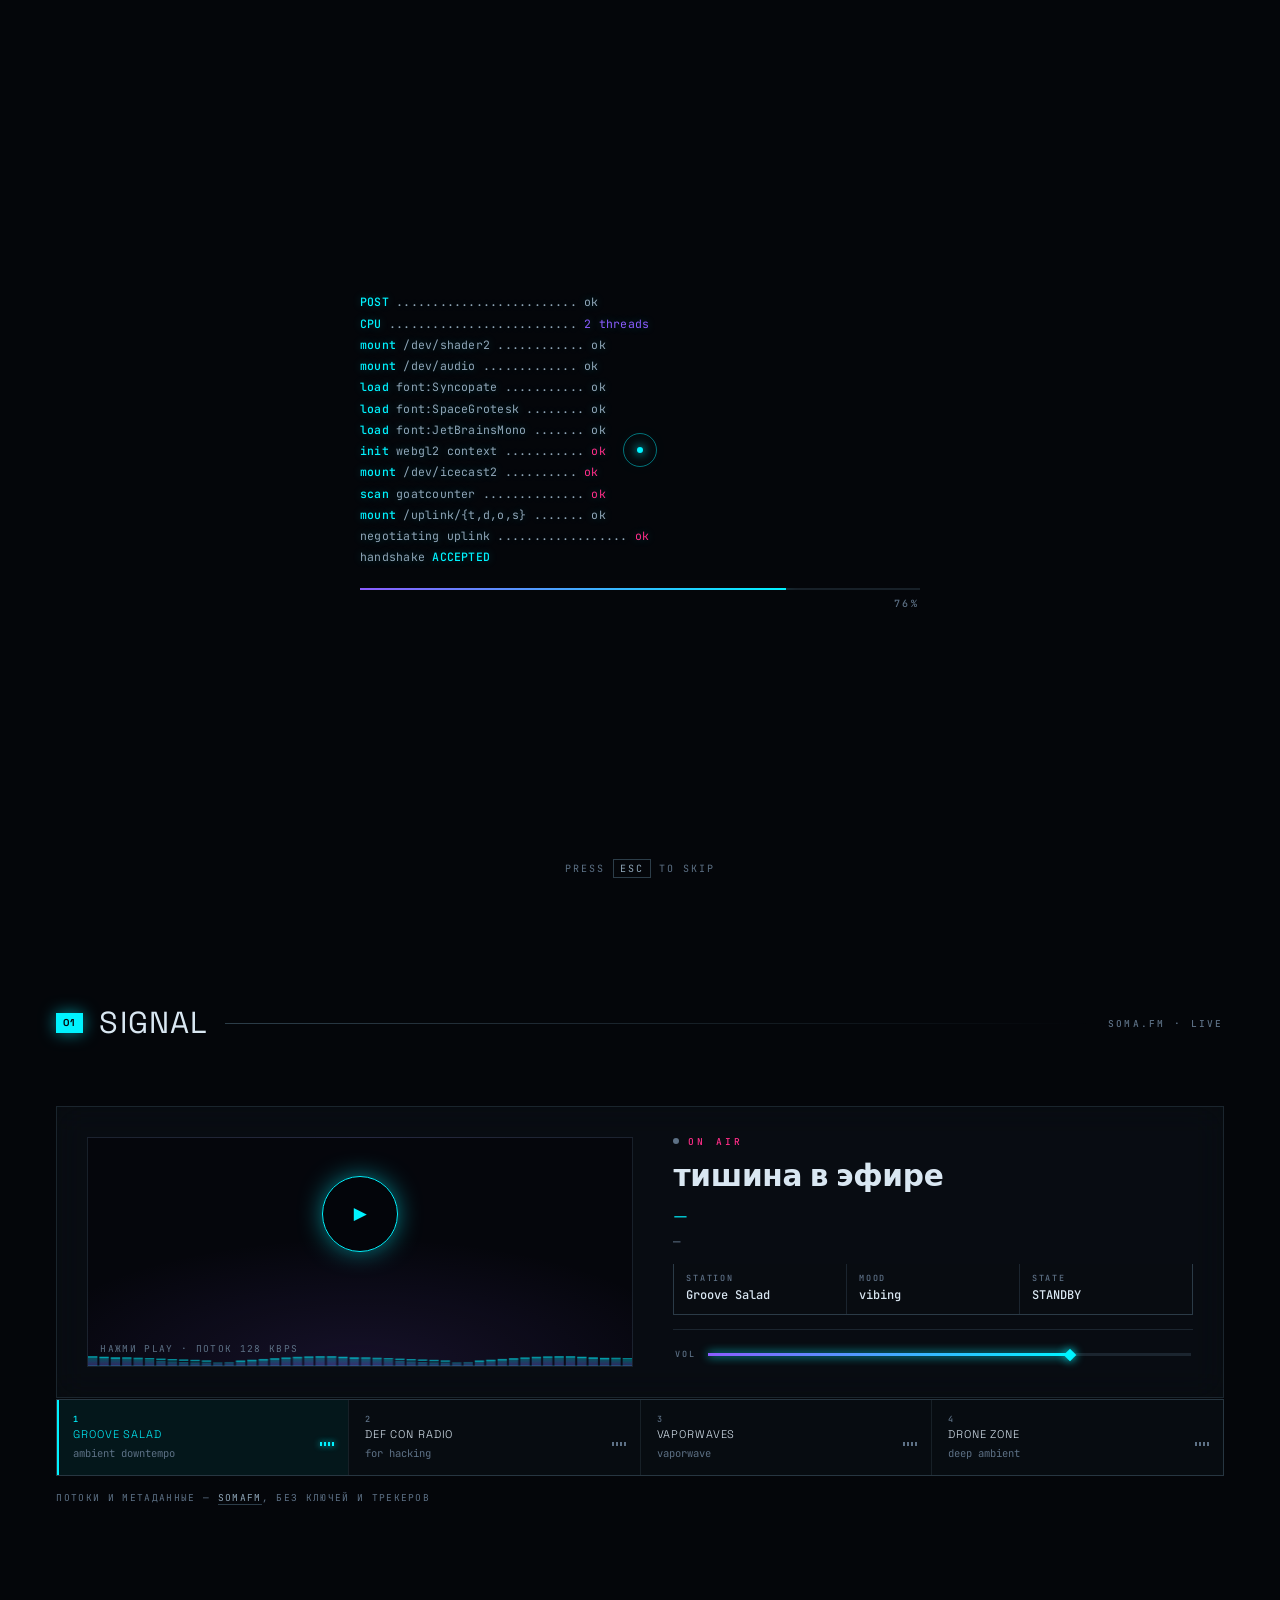
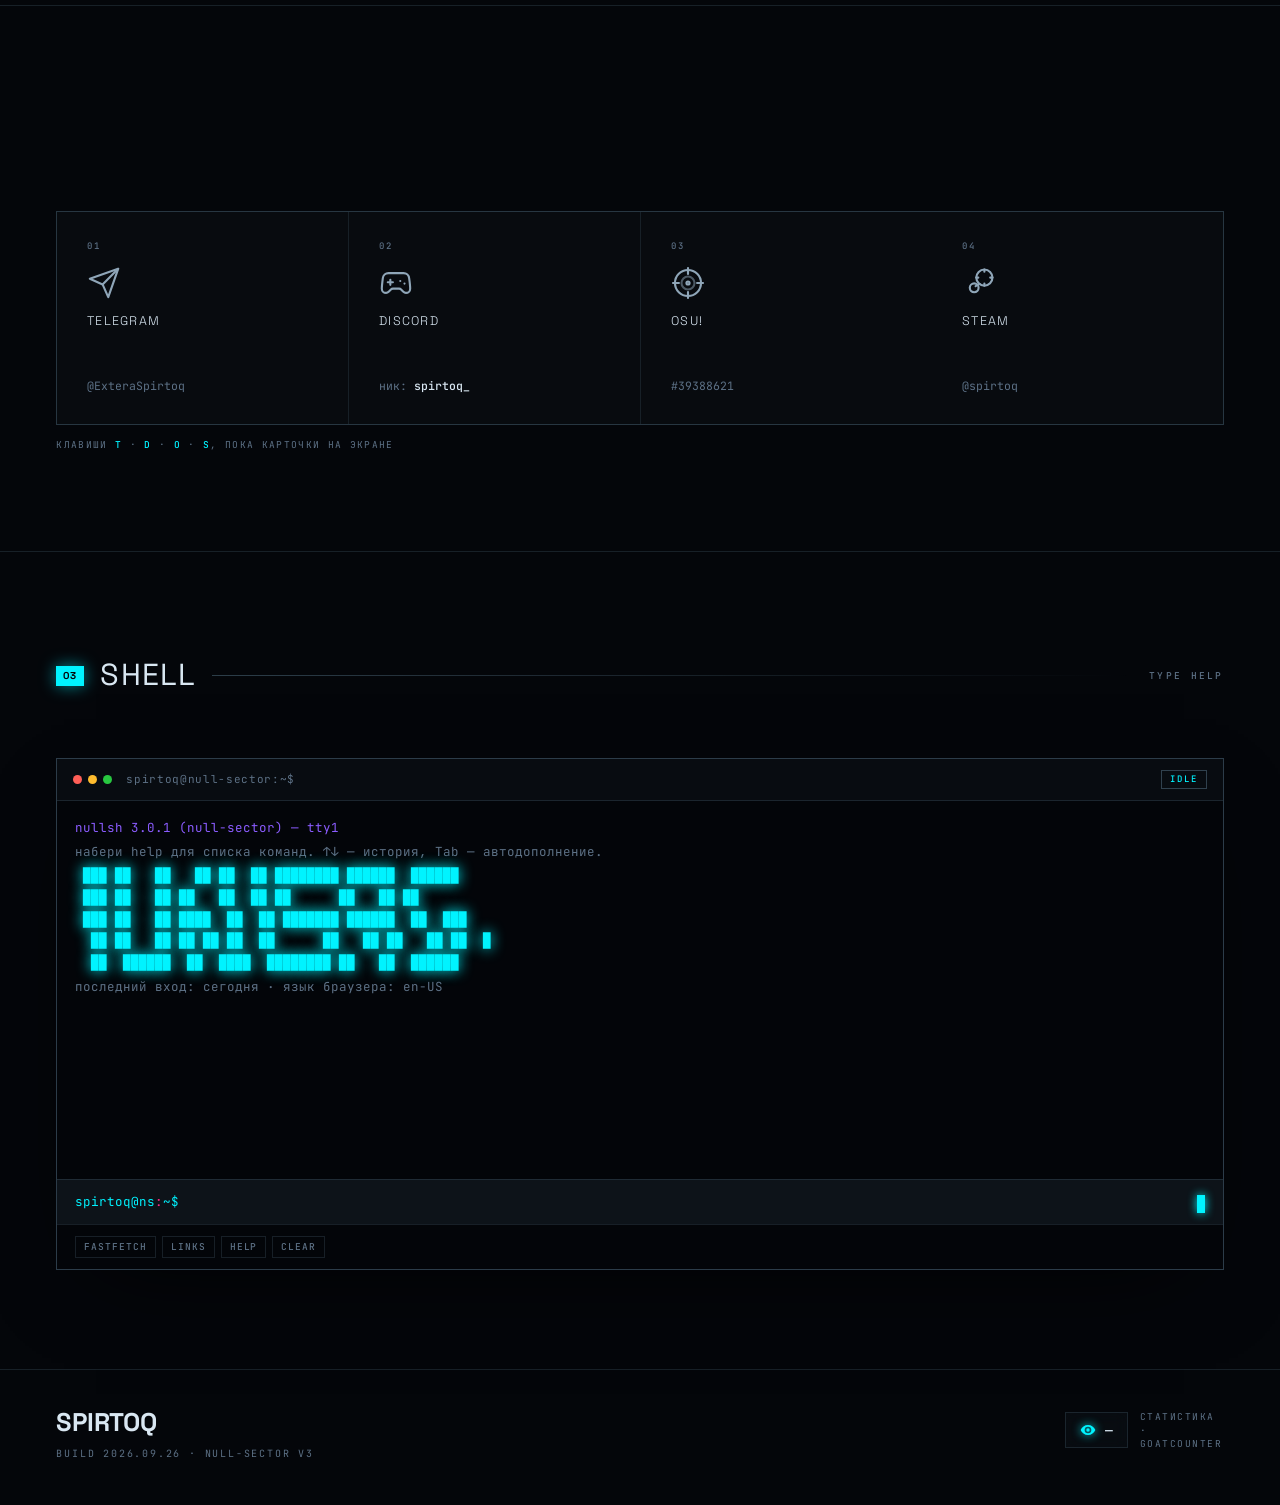
<file: index.html>
<!DOCTYPE html>
<html lang="ru" data-theme="cyan" data-sfx="off" data-cursor="on">
<head>
<meta charset="UTF-8">
<meta name="viewport" content="width=device-width, initial-scale=1, viewport-fit=cover">
<!--
  SomaFM отдаёт 403 на поток, если в Referer приходит github.io.
  GitHub Pages живёт на *.github.io, поэтому браузер шлёт
  Referer: https://spirtoq.github.io/ — и станция не играет.
  Ссылка на нас тут не нужна: счётчик идёт через sendBeacon, ему Referer
  не требуется. Политика обязана быть в <head> meta: выставленная из JS
  document.referrerPolicy на загрузку медиа не действует (проверено).
-->
<meta name="referrer" content="no-referrer">
<title>SPIRTOQ // NULL SECTOR</title>

<meta name="description" content="Personal transmission node of Spirtoq. Deep web frequency, live telemetry, ambient now-playing and an interactive terminal.">
<meta name="author" content="Spirtoq">
<meta name="theme-color" content="#04060a">
<meta name="color-scheme" content="dark">

<meta property="og:type" content="website">
<meta property="og:title" content="SPIRTOQ // NULL SECTOR">
<meta property="og:description" content="Deep web frequency. Just vibing.">
<meta property="og:url" content="https://spirtoq.github.io/">
<meta property="og:site_name" content="SPIRTOQ">
<meta name="twitter:card" content="summary_large_image">
<meta name="twitter:title" content="SPIRTOQ // NULL SECTOR">
<meta name="twitter:description" content="Deep web frequency. Just vibing.">

<!-- Google Tag Manager + GA4 -->
<script>(function(w,d,s,l,i){w[l]=w[l]||[];w[l].push({'gtm.start':
new Date().getTime(),event:'gtm.js'});var f=d.getElementsByTagName(s)[0],
j=d.createElement(s),dl=l!='dataLayer'?'&l='+l:'';j.async=true;j.src=
'https://www.googletagmanager.com/gtm.js?id='+i+dl;f.parentNode.insertBefore(j,f);
})(window,document,'script','dataLayer','GTM-PS8L7RGL');</script>
<script async src="https://www.googletagmanager.com/gtag/js?id=G-XXYRCHM33K"></script>
<script>
  window.dataLayer = window.dataLayer || [];
  function gtag(){dataLayer.push(arguments);}
  gtag('js', new Date());
  gtag('config', 'G-XXYRCHM33K');
</script>

<link rel="icon" href="favicon.svg" type="image/svg+xml">
<link rel="apple-touch-icon" href="favicon.svg">
<link rel="manifest" href="site.webmanifest">

<link rel="preconnect" href="https://fonts.googleapis.com">
<link rel="preconnect" href="https://fonts.gstatic.com" crossorigin>
<link href="https://fonts.googleapis.com/css2?family=Syncopate:wght@400;700&family=Space+Grotesk:wght@200;300;400;500;700&family=JetBrains+Mono:wght@400;500;700&display=swap" rel="stylesheet">

<link rel="stylesheet" href="css/main.css">
</head>

<body>

<noscript>
  <div style="position:fixed;inset:0;z-index:99999;display:grid;place-items:center;
              background:#04060a;color:#d9e7f2;font:400 13px/1.8 'JetBrains Mono',monospace;
              text-align:center;padding:32px">
    <div>
      <div style="font-size:11px;letter-spacing:.3em;color:#5d7186;margin-bottom:18px">
        SPIRTOQ // NULL SECTOR
      </div>
      <div style="color:#00f3ff;margin-bottom:16px">JavaScript отключён.</div>
      <div style="color:#8fa6b8">
        Фон, радио и терминал без него не запустятся.<br>
        Каналы связи:<br>
        <a style="color:#00f3ff" href="https://t.me/ExteraSpirtoq">telegram</a> ·
        <a style="color:#00f3ff" href="https://osu.ppy.sh/users/39388621">osu!</a> ·
        <a style="color:#00f3ff" href="https://steamcommunity.com/id/spirtoq/">steam</a><br>
        ник в discord: <b style="color:#d9e7f2">spirtoq_</b>
      </div>
    </div>
  </div>
</noscript>

<!-- ═══════════════ LAYER 0 · WebGL field ═══════════════ -->
<canvas id="gl" aria-hidden="true"></canvas>
<canvas id="rain" class="rain" aria-hidden="true" hidden></canvas>

<!-- ═══════════════ LAYER 1 · CRT grade ═══════════════ -->
<div class="fx fx--scan"   aria-hidden="true"></div>
<div class="fx fx--aberr"  aria-hidden="true"></div>
<div class="fx fx--vign"   aria-hidden="true"></div>
<div class="fx fx--grain"  aria-hidden="true"></div>

<!-- ═══════════════ LAYER 2 · cursor ═══════════════ -->
<div class="cur" aria-hidden="true">
  <span class="cur__dot"></span>
  <span class="cur__ring">
    <span class="cur__disc"></span>
    <span class="cur__label"></span>
  </span>
</div>

<!-- ═══════════════ LAYER 3 · boot ═══════════════ -->
<div class="boot" id="boot" role="status" aria-live="polite">
  <div class="boot__inner">
    <pre class="boot__log" id="bootLog"></pre>
    <div class="boot__meter"><i id="bootBar"></i></div>
    <p class="boot__pct"><span id="bootPct">0</span>%</p>
  </div>
  <div class="boot__skip">press <kbd>ESC</kbd> to skip</div>
</div>

<!-- ═══════════════ LAYER 4 · chrome ═══════════════ -->
<div class="scrollbar" aria-hidden="true"><i id="scrollFill"></i></div>

<header class="topbar" id="topbar">
  <a class="brand" href="#hero" data-mag>
    <span class="brand__mark">◈</span>
    <span class="brand__txt">SPIRTOQ<i>//</i>NS</span>
  </a>
  <nav class="topnav" aria-label="Разделы">
    <a href="#signal" data-mag><i>01</i>signal</a>
    <a href="#uplink"  data-mag><i>02</i>uplink</a>
    <a href="#shell"   data-mag><i>03</i>shell</a>
  </nav>
  <div class="topbar__meta">
    <button class="pill" id="sfxBtn" type="button" data-mag aria-pressed="false">
      <span class="pill__dot"></span><span class="pill__lbl">SFX</span><span id="sfxState">OFF</span>
    </button>
    <button class="pill" id="themeBtn" type="button" data-mag>
      <span class="pill__dot"></span><span id="themeState">CYAN</span>
    </button>
    <time class="clock" id="clock" datetime="">--:--:--</time>
  </div>
</header>

<ul class="dots" id="dots" aria-label="Навигация по разделам">
  <li><a href="#hero"   data-dot data-mag><span>00</span><em>entry</em></a></li>
  <li><a href="#signal" data-dot data-mag><span>01</span><em>signal</em></a></li>
  <li><a href="#uplink" data-dot data-mag><span>02</span><em>uplink</em></a></li>
  <li><a href="#shell"  data-dot data-mag><span>03</span><em>shell</em></a></li>
</ul>

<main id="main">

  <!-- ═══════════ 00 · HERO ═══════════ -->
  <section class="hero" id="hero">
    <div class="hero__grid" aria-hidden="true"></div>

    <div class="hero__body">
      <p class="eyebrow reveal">
        <span class="blink"></span>NODE ONLINE · <span id="heroFreq">0x7A4C</span> MHz
      </p>

      <h1 class="title reveal" data-text="SPIRTOQ" id="heroTitle" data-mag role="button" tabindex="0"
          aria-label="SPIRTOQ — нажми, чтобы проверить сигнал">
        SPIRTOQ
      </h1>

      <p class="sub reveal">just&nbsp;vibing<span class="sub__dots">...</span></p>

      <div class="hero__stats reveal" id="heroStats">
        <div class="stat"><b id="statTz">—</b><span>timezone</span></div>
        <div class="stat"><b id="statUp">00:00</b><span>uptime</span></div>
        <div class="stat"><b id="statNet">—</b><span>uplink</span></div>
        <div class="stat"><b id="statCores">—</b><span>threads</span></div>
      </div>

      <a class="cta reveal" href="#signal" data-mag>
        <span>establish contact</span>
        <svg viewBox="0 0 24 24" aria-hidden="true"><path d="M12 4v14m0 0l-6-6m6 6l6-6"/></svg>
      </a>
    </div>

    <div class="hero__scroll" aria-hidden="true"><i></i><span>scroll</span></div>
  </section>

  <!-- ═══════════ 01 · SIGNAL / now playing ═══════════ -->
  <section class="sect" id="signal">
    <div class="sect__head reveal">
      <span class="sect__no">01</span>
      <h2 class="sect__title">signal</h2>
      <span class="sect__rule" aria-hidden="true"></span>
      <span class="sect__hint">soma.fm · live</span>
    </div>

    <div class="radio reveal" id="radio">
      <!-- left: deck + spectrum -->
      <div class="radio__deck" data-mag>
        <canvas id="spectrum" class="radio__spec" aria-hidden="true"></canvas>

        <button class="radio__play" id="radioPlay" type="button" data-mag
                aria-label="Слушать" aria-pressed="false">
          <span class="radio__playring" aria-hidden="true"></span>
          <span class="radio__playicon" id="radioPlayIcon" aria-hidden="true">▶</span>
        </button>

        <div class="radio__corner radio__corner--tl" aria-hidden="true"></div>
        <div class="radio__corner radio__corner--br" aria-hidden="true"></div>

        <p class="radio__hint" id="radioHint">нажми play · поток 128 kbps</p>
        <div id="radioAudio"></div>
      </div>

      <!-- right: what's on air right now -->
      <div class="radio__meta">
        <p class="radio__label"><span class="radio__dot" aria-hidden="true"></span>on air</p>

        <h3 class="radio__track" id="radioTrack">тишина в эфире</h3>
        <p class="radio__artist" id="radioArtist">—</p>
        <p class="radio__album"  id="radioAlbum">—</p>

        <dl class="radio__facts">
          <div><dt>station</dt><dd id="radioStation">Groove Salad</dd></div>
          <div><dt>mood</dt><dd id="radioMood">vibing</dd></div>
          <div><dt>state</dt><dd id="radioState">STANDBY</dd></div>
        </dl>

        <div class="radio__vol">
          <label for="radioVol">vol</label>
          <span class="radio__volwrap">
            <input id="radioVol" type="range" min="0" max="100" value="75" step="1"
                   aria-label="Громкость">
            <span class="radio__voltrack" aria-hidden="true"><i id="radioVolFill"></i></span>
          </span>
        </div>
      </div>
    </div>

    <div class="stns reveal" id="radioStations" role="group" aria-label="Станции"></div>

    <p class="radio__credit">
      потоки и метаданные — <a href="https://somafm.com/" target="_blank" rel="noopener">SomaFM</a>,
      без ключей и трекеров
    </p>
  </section>

  <!-- ═══════════ 02 · UPLINK / links ═══════════ -->
  <section class="sect" id="uplink">
    <div class="sect__head reveal">
      <span class="sect__no">02</span>
      <h2 class="sect__title">uplink</h2>
      <span class="sect__rule" aria-hidden="true"></span>
      <span class="sect__hint">4 channels locked</span>
    </div>

    <div class="cards" id="cards">
      <!-- 01 · telegram -->
      <a class="card" href="https://t.me/ExteraSpirtoq" target="_blank" rel="noopener"
         data-tilt data-mag data-channel="telegram" data-key="t" data-label="telegram">
        <span class="card__no">01</span>
        <span class="card__ico" aria-hidden="true">
          <svg viewBox="0 0 24 24"><path d="M22 2 11 13"/><path d="M22 2l-7 20-4-9-9-4 20-7z"/></svg>
        </span>
        <span class="card__name">telegram</span>
        <span class="card__desc">@ExteraSpirtoq</span>
        <span class="card__go" aria-hidden="true">↗</span>
        <span class="card__shine" aria-hidden="true"></span>
      </a>

      <!-- 02 · discord — copies the nick instead of following a link -->
      <button class="card card--copy" type="button" id="dcCard"
              data-tilt data-mag data-copy="spirtoq_" data-channel="discord" data-key="d"
              data-label="скопировать ник"
              aria-label="Скопировать ник Discord: spirtoq_">
        <span class="card__no">02</span>
        <span class="card__ico" aria-hidden="true">
          <svg viewBox="0 0 24 24">
            <path d="M17.3 5H6.7A4 4 0 0 0 2.7 8.6c-.006.05-.01.1-.017.15C2.6 9.4 2 14.5 2 16a3 3 0 0 0 3 3c1 0 1.5-.5 2-1l1.4-1.4a2 2 0 0 1 1.4-.6h4.4a2 2 0 0 1 1.4.6L17 18c.5.5 1 1 2 1a3 3 0 0 0 3-3c0-1.5-.6-6.6-.7-7.3A4 4 0 0 0 17.3 5z"/>
            <path d="M6.2 11.5h3.6M8 9.7v3.6M15 10.6h.01M18 12.4h.01"/>
          </svg>
        </span>
        <span class="card__name">discord</span>
        <span class="card__desc">ник: <b class="card__val">spirtoq_</b></span>
        <span class="card__go" aria-hidden="true">⧉</span>
        <span class="card__shine" aria-hidden="true"></span>
      </button>

      <!-- 03 · osu! -->
      <a class="card" href="https://osu.ppy.sh/users/39388621" target="_blank" rel="noopener"
         data-tilt data-mag data-channel="osu" data-key="o" data-label="osu! профиль">
        <span class="card__no">03</span>
        <span class="card__ico" aria-hidden="true">
          <svg viewBox="0 0 24 24">
            <circle cx="12" cy="12" r="9.2"/>
            <circle cx="12" cy="12" r="4.6" opacity=".5"/>
            <path d="M12 1.4v4.2M12 18.4v4.2M1.4 12h4.2M18.4 12h4.2"/>
            <circle cx="12" cy="12" r="1.1"/>
          </svg>
        </span>
        <span class="card__name">osu!</span>
        <span class="card__desc">#39388621</span>
        <span class="card__go" aria-hidden="true">↗</span>
        <span class="card__shine" aria-hidden="true"></span>
      </a>

      <!-- 04 · steam -->
      <a class="card" href="https://steamcommunity.com/id/spirtoq/" target="_blank" rel="noopener"
         data-tilt data-mag data-channel="steam" data-key="s" data-label="steam профиль">
        <span class="card__no">04</span>
        <span class="card__ico" aria-hidden="true">
          <svg viewBox="0 0 24 24">
            <circle cx="15.8" cy="8.2" r="5.7"/>
            <circle cx="8.6" cy="15.4" r="3.1"/>
            <path d="M12.4 12.6 9.6 14.2"/>
            <path d="M15.8 2.5v1.6M21.5 8.2h-1.6M15.8 13.9v-1.5M10 8.2h1.5"/>
          </svg>
        </span>
        <span class="card__name">steam</span>
        <span class="card__desc">@spirtoq</span>
        <span class="card__go" aria-hidden="true">↗</span>
        <span class="card__shine" aria-hidden="true"></span>
      </a>
    </div>

    <p class="cards__hint">клавиши <b>T</b> · <b>D</b> · <b>O</b> · <b>S</b>, пока карточки на экране</p>
  </section>

  <!-- ═══════════ 03 · SHELL / terminal ═══════════ -->
  <section class="sect" id="shell">
    <div class="sect__head reveal">
      <span class="sect__no">03</span>
      <h2 class="sect__title">shell</h2>
      <span class="sect__rule" aria-hidden="true"></span>
      <span class="sect__hint">type help</span>
    </div>

    <div class="term reveal" id="term">
      <div class="term__bar">
        <span class="term__dots" aria-hidden="true"><i></i><i></i><i></i></span>
        <span class="term__path">spirtoq@null-sector:~$</span>
        <span class="term__badge" id="termBadge">idle</span>
      </div>

      <div class="term__out" id="termOut" tabindex="0" role="log" aria-live="polite" aria-label="Вывод терминала"></div>

      <form class="term__in" id="termForm" autocomplete="off">
        <label class="term__prompt" for="termIn">spirtoq@ns<span>:</span>~$</label>
        <input id="termIn" name="cmd" type="text" spellcheck="false" autocapitalize="off"
               autocorrect="off" aria-label="Командная строка">
        <span class="term__caret" aria-hidden="true"></span>
      </form>

      <div class="term__hints" id="termHints" aria-hidden="true">
        <span>fastfetch</span><span>links</span><span>help</span><span>clear</span>
      </div>
    </div>
  </section>

</main>

<!-- ═══════════ FOOTER ═══════════ -->
<footer class="foot">
  <div class="foot__l">
    <span class="foot__sig" id="footSig">SPIRTOQ</span>
    <span class="foot__build">build 2026.09.26 · null-sector v3</span>
  </div>

  <div class="foot__c">
    <div class="counter" id="counter" title="уникальные посетители">
      <svg viewBox="0 0 24 24" aria-hidden="true">
        <path d="M12 4.5C7 4.5 2.73 7.61 1 12c1.73 4.39 6 7.5 11 7.5s9.27-3.11 11-7.5c-1.73-4.39-6-7.5-11-7.5zM12 17a5 5 0 110-10 5 5 0 010 10zm0-2.5a2.5 2.5 0 100-5 2.5 2.5 0 000 5z"/>
      </svg>
      <span id="visits">0</span>
    </div>
    <span class="foot__note" id="footNote">статистика · goatcounter</span>
  </div>
</footer>

<!-- ═══════════ OVERLAYS ═══════════ -->
<div class="eject" id="eject" hidden>
  <button class="eject__x" id="ejectX" type="button" aria-label="закрыть">✕</button>
  <div class="eject__stage" id="ejectStage">
    <i class="eject__wave" id="ejectWave"></i>
    <img id="ejectImg" alt="avatar" decoding="async">
  </div>
  <span class="eject__cap" id="ejectCap">SIGNAL ACQUIRED — наведи и кликни по картинке</span>
</div>

<div class="toast" id="toast" role="status" aria-live="polite" hidden></div>

<!-- ═══════════ SCRIPTS ═══════════ -->
<script src="js/gl.js" defer></script>
<script src="js/audio.js" defer></script>
<script src="js/radio.js" defer></script>
<script src="js/terminal.js" defer></script>
<script src="js/app.js" defer></script>

<!-- GoatCounter -->
<script data-goatcounter="https://spirtoq.goatcounter.com/count" async src="//gc.zgo.at/count.js"></script>
</body>
</html>
</file>
<file: css/main.css>
/* ═══════════════════════════════════════════════════════════════
   SPIRTOQ // NULL SECTOR — v3
   ───────────────────────────────────────────────────────────────
   00 tokens · 01 reset · 02 layers · 03 boot · 04 chrome
   05 hero · 06 sections · 07 np · 08 cards · 09 terminal
   10 footer · 11 overlays · 12 motion
   ═══════════════════════════════════════════════════════════════ */

/* ═════════ 00 · TOKENS ═════════ */
:root{
  --bg:        #04060a;
  --bg-2:      #070b12;
  --fg:        #d9e7f2;
  --fg-dim:    #8fa6b8;
  --muted:     #5d7186;
  --line:      rgba(140,190,220,.14);
  --line-2:    rgba(140,190,220,.30);
  --glass:     rgba(140,200,230,.035);
  --glass-2:   rgba(140,200,230,.07);

  --a1: #00f3ff;   /* primary   */
  --a2: #ff2e88;   /* secondary */
  --a3: #8b5cff;   /* tertiary  */
  --glow: 0 0 12px color-mix(in srgb, var(--a1) 55%, transparent);

  --sans: 'Space Grotesk', system-ui, -apple-system, 'Segoe UI', sans-serif;
  --disp: 'Syncopate', var(--sans);
  --mono: 'JetBrains Mono', ui-monospace, 'SF Mono', Menlo, Consolas, monospace;

  --gut: clamp(18px, 4.4vw, 64px);
  --maxw: 1280px;
  --r: 2px;

  --ease: cubic-bezier(.22,.61,.36,1);
  --ease-io: cubic-bezier(.65,.05,.36,1);
}

html[data-theme="amber"]{
  --a1:#ffb020; --a2:#ff3d00; --a3:#ffd54f;
  --fg:#f4e6cf; --fg-dim:#c4a97f; --muted:#8b7350;
  --line:rgba(255,200,120,.16); --line-2:rgba(255,200,120,.32);
  --glass:rgba(255,190,110,.04); --glass-2:rgba(255,190,110,.08);
  --bg:#0a0705; --bg-2:#120c07;
}
html[data-theme="matrix"]{
  --a1:#25ff88; --a2:#00ff9c; --a3:#c8ff00;
  --fg:#dfffe9; --fg-dim:#7fdcab; --muted:#3f7d5c;
  --line:rgba(60,255,150,.16); --line-2:rgba(60,255,150,.32);
  --glass:rgba(60,255,150,.035); --glass-2:rgba(60,255,150,.07);
  --bg:#000603; --bg-2:#010b06;
}
html[data-theme="void"]{
  --a1:#ffffff; --a2:#9aa8b6; --a3:#ffffff;
  --fg:#f2f4f7; --fg-dim:#a3aeba; --muted:#67727e;
  --line:rgba(255,255,255,.13); --line-2:rgba(255,255,255,.28);
  --glass:rgba(255,255,255,.03); --glass-2:rgba(255,255,255,.06);
  --bg:#000000; --bg-2:#070707;
}
html[data-theme="blood"]{
  --a1:#ff2a2a; --a2:#ff6a00; --a3:#c00000;
  --fg:#f6dede; --fg-dim:#c99b9b; --muted:#8a5c5c;
  --line:rgba(255,90,90,.16); --line-2:rgba(255,90,90,.32);
  --glass:rgba(255,70,70,.04); --glass-2:rgba(255,70,70,.08);
  --bg:#0a0303; --bg-2:#120404;
}

/* ═════════ 01 · RESET ═════════ */
*,*::before,*::after{ box-sizing:border-box; margin:0; padding:0; }
[hidden]{ display:none !important; }

html{
  -webkit-text-size-adjust:100%;
  scroll-behavior:smooth;
  scrollbar-color: var(--line-2) transparent;
}
body{
  font-family:var(--sans);
  font-weight:300;
  background:var(--bg);
  color:var(--fg);
  min-height:100dvh;
  line-height:1.6;
  overflow-x:hidden;
  -webkit-font-smoothing:antialiased;
  -moz-osx-font-smoothing:grayscale;
  transition: background .8s var(--ease), color .8s var(--ease);
}
body.is-locked{ overflow:hidden; }

img,svg,canvas{ display:block; max-width:100%; }
a{ color:inherit; text-decoration:none; }
button,input{ font:inherit; color:inherit; background:none; border:0; }
button{ cursor:pointer; }
::selection{ background:var(--a1); color:#000; }
:focus-visible{ outline:1px solid var(--a1); outline-offset:3px; }
:focus:not(:focus-visible){ outline:none; }

/* thin custom scrollbar */
*::-webkit-scrollbar{ width:9px; height:9px; }
*::-webkit-scrollbar-track{ background:transparent; }
*::-webkit-scrollbar-thumb{ background:var(--line-2); border:3px solid var(--bg); }
*::-webkit-scrollbar-thumb:hover{ background:var(--a1); }

.u-sr{ position:absolute; width:1px; height:1px; overflow:hidden; clip-path:inset(50%); }
.skip{
  position:fixed; top:8px; left:8px; z-index:9999;
  padding:10px 16px; background:var(--a1); color:#000;
  font:600 12px/1 var(--mono); letter-spacing:.1em;
  transform:translateY(-160%); transition:transform .3s var(--ease);
}
.skip:focus{ transform:none; }

/* ═════════ 02 · LAYERS ═════════ */
#gl{
  position:fixed; inset:0; width:100%; height:100%;
  z-index:0; pointer-events:none;
  opacity:0; transition:opacity 1.6s var(--ease) .1s;
}
html.gl-ready #gl{ opacity:1; }

.rain{
  position:fixed; inset:0; width:100%; height:100%;
  z-index:1; pointer-events:none; opacity:0;
  transition:opacity .6s var(--ease);
}
.rain.on{ opacity:.62; mix-blend-mode:screen; }

.fx{ position:fixed; inset:0; pointer-events:none; z-index:2; }

.fx--scan{
  background:repeating-linear-gradient(180deg,
    rgba(0,0,0,0)   0px,
    rgba(0,0,0,0)   2px,
    rgba(0,0,0,.16) 3px,
    rgba(0,0,0,0)   4px);
  opacity:.5; mix-blend-mode:multiply;
}
.fx--scan::after{
  content:''; position:absolute; left:0; right:0; height:22vh;
  background:linear-gradient(180deg,
    transparent, color-mix(in srgb, var(--a1) 9%, transparent), transparent);
  animation:sweep 7.5s linear infinite;
}
@keyframes sweep{ 0%{ transform:translateY(-25vh) } 100%{ transform:translateY(105vh) } }

.fx--aberr{
  opacity:.35;
  background:
    linear-gradient(90deg, rgba(255,0,80,.055), transparent 12%, transparent 88%, rgba(0,200,255,.055));
  mix-blend-mode:screen;
}
.fx--vign{
  background:radial-gradient(120% 95% at 50% 42%, transparent 42%, rgba(0,0,0,.62) 100%);
}
.fx--grain{
  opacity:.2; mix-blend-mode:overlay;
  background-image:var(--grain-url);
  background-size:180px 180px;
  animation:grain 1.1s steps(6) infinite;
}
@keyframes grain{
  0%{transform:translate(0,0)}      20%{transform:translate(-4%,3%)}
  40%{transform:translate(3%,-4%)}  60%{transform:translate(-3%,-2%)}
  80%{transform:translate(4%,2%)}   100%{transform:translate(0,0)}
}

/* cursor
   The wrappers (.cur__dot, .cur__ring) are zero-size boxes whose only job is to
   carry a translate. Everything with a dimension lives on a child, and sizing
   happens with the standalone `scale` property — never with width/height/margin.
   Scaling a child about its own centre, where that centre sits exactly on the
   pointer, is the only way to guarantee the ring can't drift off the dot. */
.cur{ position:fixed; top:0; left:0; z-index:9998; pointer-events:none; opacity:0;
      transition:opacity .4s var(--ease); }
html.has-cursor .cur{ opacity:1; }
html.has-cursor, html.has-cursor *{ cursor:none !important; }

.cur__dot, .cur__ring{
  position:absolute; top:0; left:0; width:0; height:0;
  will-change:transform; contain:layout style;
}
.cur__dot::before{
  content:''; position:absolute; left:-3px; top:-3px;
  width:6px; height:6px; border-radius:50%;
  background:var(--a1); box-shadow:0 0 8px var(--a1), 0 0 20px var(--a1);
  transition:scale .28s var(--ease);
}
html.cur-hot .cur__dot::before{ scale:.4; }

.cur__disc{
  position:absolute; left:-17px; top:-17px;
  width:34px; height:34px; border-radius:50%;
  border:1px solid color-mix(in srgb, var(--a1) 45%, transparent);
  background:transparent;
  transition:scale .28s var(--ease), border-color .28s var(--ease),
             background .28s var(--ease);
}
html.cur-hot .cur__disc{
  scale:1.82;
  background:color-mix(in srgb, var(--a1) 9%, transparent);
  border-color:var(--a1);
}
.cur.is-press .cur__disc{ scale:1.5; }

.cur__label{
  position:absolute; left:24px; top:-5px; white-space:nowrap;
  font:500 9px/1 var(--mono); letter-spacing:.22em; text-transform:uppercase;
  color:var(--a1); opacity:0; transform:translateY(4px);
  transition:opacity .25s var(--ease), transform .25s var(--ease), left .28s var(--ease);
}
html.cur-hot .cur__label{ opacity:1; transform:none; left:36px; }

/* ═════════ 03 · BOOT ═════════ */
.boot{
  position:fixed; inset:0; z-index:9000;
  display:grid; place-items:center;
  background:var(--bg);
  transition:opacity .8s var(--ease), visibility .8s;
}
.boot.done{ opacity:0; visibility:hidden; }
.boot__inner{ width:min(560px, 84vw); }
.boot__log{
  font:400 11.5px/1.85 var(--mono);
  color:var(--fg-dim); letter-spacing:.02em;
  min-height:11.5em*4.6; white-space:pre-wrap; word-break:break-word;
  text-shadow:0 0 8px color-mix(in srgb, var(--a1) 25%, transparent);
}
.boot__log b{ color:var(--a1); font-weight:500; }
.boot__log i{ color:var(--a2); font-style:normal; }
.boot__log u{ color:var(--a3); text-decoration:none; }
.boot__meter{
  margin-top:20px; height:2px; background:var(--line);
  overflow:hidden; position:relative;
}
.boot__meter i{
  display:block; height:100%; width:0%;
  background:linear-gradient(90deg, var(--a3), var(--a1));
  box-shadow:0 0 14px var(--a1);
  transition:width .28s var(--ease);
}
.boot__pct{
  margin-top:9px; font:500 10px/1 var(--mono);
  letter-spacing:.28em; color:var(--muted); text-align:right;
}
.boot__skip{
  position:absolute; bottom:26px; left:50%; transform:translateX(-50%);
  font:400 10px/1 var(--mono); letter-spacing:.2em; color:var(--muted);
  text-transform:uppercase; opacity:0; animation:fadein .6s 1.2s both;
}
.boot__skip kbd{
  font:inherit; border:1px solid var(--line-2); padding:2px 6px;
  color:var(--fg-dim);
}
@keyframes fadein{ to{ opacity:1 } }

/* ═════════ 04 · CHROME ═════════ */
.scrollbar{
  position:fixed; top:0; left:0; right:0; height:2px; z-index:600;
  background:var(--line);
}
.scrollbar i{
  display:block; height:100%; width:0;
  background:linear-gradient(90deg, var(--a3), var(--a1), var(--a2));
  box-shadow:0 0 10px var(--a1);
}

.topbar{
  position:fixed; top:0; left:0; right:0; z-index:500;
  display:flex; align-items:center; gap:clamp(12px,3vw,40px);
  padding:14px var(--gut);
  background:linear-gradient(180deg, color-mix(in srgb, var(--bg) 88%, transparent), transparent);
  backdrop-filter:blur(14px) saturate(1.3);
  -webkit-backdrop-filter:blur(14px) saturate(1.3);
  border-bottom:1px solid transparent;
  transition:border-color .5s var(--ease), background .5s var(--ease);
}
.topbar.stuck{ border-bottom-color:var(--line); }

.brand{ display:flex; align-items:center; gap:9px; font-family:var(--disp);
        font-size:11px; letter-spacing:.16em; }
.brand__mark{ color:var(--a1); font-size:13px; animation:spin 9s linear infinite; }
@keyframes spin{ to{ transform:rotate(360deg) } }
.brand__txt{ color:var(--fg); }
.brand__txt i{ color:var(--a1); font-style:normal; margin:0 2px; }

.topnav{ display:flex; gap:4px; margin-left:auto; }
.topnav a{
  position:relative; padding:7px 13px; font:500 10px/1 var(--mono);
  letter-spacing:.18em; text-transform:uppercase; color:var(--muted);
  border:1px solid transparent; transition:.3s var(--ease);
}
.topnav a i{ color:var(--a1); font-style:normal; margin-right:5px; opacity:.6; }
.topnav a:hover, .topnav a.on{
  color:var(--fg); border-color:var(--line-2);
  background:var(--glass-2);
}

.topbar__meta{ display:flex; align-items:center; gap:8px; }
.pill{
  display:flex; align-items:center; gap:7px;
  padding:6px 11px; font:500 9.5px/1 var(--mono);
  letter-spacing:.16em; color:var(--muted);
  border:1px solid var(--line); background:var(--glass);
  transition:.3s var(--ease);
}
.pill:hover{ color:var(--fg); border-color:var(--line-2); }
.pill__dot{
  width:5px; height:5px; border-radius:50%;
  background:var(--muted); transition:.3s var(--ease);
}
.pill[aria-pressed="true"]{ color:var(--a1); border-color:color-mix(in srgb, var(--a1) 40%, transparent); }
.pill[aria-pressed="true"] .pill__dot{
  background:var(--a1); box-shadow:0 0 8px var(--a1); animation:pulse 1.6s ease-in-out infinite;
}
@keyframes pulse{ 50%{ opacity:.35 } }
.clock{
  font:500 11.5px/1 var(--mono); letter-spacing:.12em; color:var(--fg);
  font-variant-numeric:tabular-nums; padding:6px 0 6px 4px;
}
.clock::before{ content:'◷ '; color:var(--a1); }

.dots{
  position:fixed; right:calc(var(--gut) * .42); top:50%; z-index:490;
  transform:translateY(-50%);
  list-style:none; display:grid; gap:2px;
}
.dots a{
  display:flex; align-items:center; justify-content:flex-end; gap:9px;
  padding:6px 0; font:500 9px/1 var(--mono); letter-spacing:.18em;
  color:var(--muted); text-transform:uppercase;
}
.dots a em{ font-style:normal; opacity:0; transform:translateX(6px); transition:.35s var(--ease); }
.dots a span{ color:var(--muted); font-size:8px; }
.dots a::after{
  content:''; width:22px; height:1px; background:var(--line-2); transition:.35s var(--ease);
}
.dots a:hover em, .dots a.on em{ opacity:1; transform:none; }
.dots a.on{ color:var(--a1); }
.dots a.on::after{ width:40px; background:var(--a1); box-shadow:0 0 10px var(--a1); }

/* ═════════ 05 · HERO ═════════ */
.hero{
  position:relative; z-index:3;
  min-height:100dvh; display:grid; place-items:center;
  padding:120px var(--gut) 90px; text-align:center;
}
.hero__grid{
  position:absolute; inset:0; pointer-events:none; opacity:.5;
  background-image:
    linear-gradient(var(--line) 1px, transparent 1px),
    linear-gradient(90deg, var(--line) 1px, transparent 1px);
  background-size:64px 64px;
  mask-image:radial-gradient(70% 60% at 50% 50%, #000 10%, transparent 78%);
  -webkit-mask-image:radial-gradient(70% 60% at 50% 50%, #000 10%, transparent 78%);
  animation:gridpan 24s linear infinite;
}
@keyframes gridpan{ to{ background-position:64px 64px, 64px 64px } }

.hero__body{ position:relative; display:grid; justify-items:center; gap:20px; max-width:100%; }

.eyebrow{
  font:500 10.5px/1 var(--mono); letter-spacing:.34em; text-transform:uppercase;
  color:var(--fg-dim); display:flex; align-items:center; gap:9px;
}
.blink{
  width:6px; height:6px; border-radius:50%; background:var(--a2);
  box-shadow:0 0 10px var(--a2); animation:pulse 1.3s ease-in-out infinite;
}

.title{
  position:relative;
  font-family:var(--disp); font-weight:700;
  font-size:clamp(2.6rem, 13.5vw, 10.5rem);
  line-height:.92; letter-spacing:-.03em;
  color:var(--fg);
  text-shadow:0 0 60px color-mix(in srgb, var(--a1) 18%, transparent);
  user-select:none; -webkit-user-select:none;
  will-change:transform;
}
.title::before, .title::after{
  content:attr(data-text); position:absolute; inset:0;
  pointer-events:none; opacity:0; clip-path:inset(0 0 100% 0);
}
.title::before{ color:var(--a2); }
.title::after { color:var(--a1); }
html.glitch .title::before{ animation:gA 3.4s steps(1) infinite; }
html.glitch .title::after { animation:gB 3.4s steps(1) infinite; }
@keyframes gA{
  0%,88%,100%{ opacity:0; clip-path:inset(0 0 100% 0) }
  89%{ opacity:.85; clip-path:inset(12% 0 62% 0); transform:translate(-4px,-2px) }
  92%{ opacity:.7;  clip-path:inset(58% 0 18% 0); transform:translate(5px,2px) }
  95%{ opacity:.6;  clip-path:inset(30% 0 46% 0); transform:translate(-3px,1px) }
}
@keyframes gB{
  0%,88%,100%{ opacity:0; clip-path:inset(0 0 100% 0) }
  90%{ opacity:.8;  clip-path:inset(64% 0 14% 0); transform:translate(4px,1px) }
  93%{ opacity:.6;  clip-path:inset(18% 0 66% 0); transform:translate(-5px,-1px) }
  96%{ opacity:.5;  clip-path:inset(48% 0 30% 0); transform:translate(2px,-2px) }
}
.title__scan{
  position:absolute; left:-4%; right:-4%; top:0; height:100%; pointer-events:none;
  background:linear-gradient(180deg, transparent, color-mix(in srgb, var(--a1) 22%, transparent), transparent);
  mix-blend-mode:overlay; opacity:0;
}
html.glitch .title__scan{ animation:tscan 3.4s linear infinite; }
@keyframes tscan{ 0%{ opacity:0; top:-10% } 10%{ opacity:.9 } 90%{ opacity:.9 } 100%{ opacity:0; top:110% } }

.sub{
  font-size:clamp(1rem, 2.4vw, 1.4rem); font-weight:200;
  letter-spacing:.42em; text-transform:uppercase; color:var(--a1);
  text-shadow:0 0 18px color-mix(in srgb, var(--a1) 45%, transparent);
}
.sub__dots{ animation:pulse 1.8s steps(4) infinite; }

.hero__stats{
  display:grid; grid-template-columns:repeat(4, minmax(0,1fr));
  gap:1px; margin-top:14px; width:min(760px, 100%);
  background:var(--line); border:1px solid var(--line);
}
.stat{ padding:13px 10px; background:color-mix(in srgb, var(--bg) 72%, transparent);
       backdrop-filter:blur(6px); }
.stat b{
  display:block; font:500 13px/1.3 var(--mono); color:var(--fg);
  font-variant-numeric:tabular-nums; overflow:hidden; text-overflow:ellipsis;
  white-space:nowrap;
}
.stat span{
  display:block; margin-top:4px; font:500 8.5px/1 var(--mono);
  letter-spacing:.2em; text-transform:uppercase; color:var(--muted);
}

.cta{
  position:relative; margin-top:12px;
  display:inline-flex; align-items:center; gap:12px;
  padding:15px 30px; border:1px solid var(--line-2);
  font:500 10.5px/1 var(--mono); letter-spacing:.26em; text-transform:uppercase;
  color:var(--fg); background:var(--glass);
  overflow:hidden; transition:.4s var(--ease);
}
.cta svg{ width:15px; height:15px; fill:none; stroke:currentColor; stroke-width:1.6;
          animation:bob 1.9s var(--ease) infinite; }
@keyframes bob{ 50%{ transform:translateY(4px) } }
.cta::before{
  content:''; position:absolute; inset:0; z-index:-1;
  background:linear-gradient(90deg, var(--a1), var(--a3));
  transform:scaleX(0); transform-origin:left; transition:transform .5s var(--ease);
}
.cta:hover{ color:#000; border-color:transparent; }
.cta:hover::before{ transform:scaleX(1); }
.cta:hover svg{ animation:none; transform:translateY(0); }

.hero__scroll{
  position:absolute; bottom:26px; left:50%; transform:translateX(-50%);
  display:grid; justify-items:center; gap:9px;
  font:500 8.5px/1 var(--mono); letter-spacing:.3em;
  text-transform:uppercase; color:var(--muted);
}
.hero__scroll i{
  width:1px; height:44px; display:block;
  background:linear-gradient(180deg, var(--a1), transparent);
  animation:scrolldrop 2.2s var(--ease-io) infinite;
}
@keyframes scrolldrop{ 0%{ transform:scaleY(0); transform-origin:top }
                       50%{ transform:scaleY(1); transform-origin:top }
                       51%{ transform:scaleY(1); transform-origin:bottom }
                       100%{ transform:scaleY(0); transform-origin:bottom } }

/* ═════════ 06 · SECTIONS ═════════ */
.sect{
  position:relative; z-index:3;
  max-width:var(--maxw); margin:0 auto;
  padding:clamp(70px, 11vh, 130px) var(--gut);
}
.sect + .sect{ border-top:1px solid var(--line); }

.sect__head{
  display:flex; align-items:center; gap:16px; margin-bottom:clamp(32px,5vw,58px);
  flex-wrap:wrap;
}
.sect__no{
  font:700 10px/1 var(--disp); color:var(--bg);
  background:var(--a1); padding:5px 7px; letter-spacing:.1em;
  box-shadow:0 0 16px color-mix(in srgb, var(--a1) 55%, transparent);
}
.sect__title{
  font-family:var(--disp); font-weight:400;
  font-size:clamp(1.1rem, 3vw, 1.9rem); letter-spacing:.04em; text-transform:uppercase;
}
.sect__rule{ flex:1; height:1px; min-width:24px;
  background:linear-gradient(90deg, var(--line-2), transparent); }
.sect__hint{
  font:500 9.5px/1 var(--mono); letter-spacing:.24em;
  text-transform:uppercase; color:var(--muted);
}

/* reveal */
.reveal{ opacity:0; transform:translateY(28px); filter:blur(6px);
  transition:opacity .9s var(--ease), transform .9s var(--ease), filter .9s var(--ease); }
.reveal.in{ opacity:1; transform:none; filter:none; }

/* ═════════ 07 · RADIO ═════════ */
.radio{
  display:grid; grid-template-columns:minmax(0,1.05fr) minmax(0,1fr);
  gap:clamp(22px,3.2vw,44px); align-items:stretch;
  border:1px solid var(--line); background:var(--glass);
  backdrop-filter:blur(16px) saturate(1.2);
  -webkit-backdrop-filter:blur(16px) saturate(1.2);
  padding:clamp(18px,2.6vw,30px);
}

/* ── deck ─────────────────────────────────────────────── */
.radio__deck{
  position:relative; overflow:hidden;
  min-height:230px; display:grid; place-items:center;
  border:1px solid var(--line);
  background:
    radial-gradient(90% 80% at 50% 100%, color-mix(in srgb, var(--a3) 12%, transparent), transparent 70%),
    color-mix(in srgb, var(--bg) 66%, transparent);
}
.radio__spec{ position:absolute; inset:0; width:100%; height:100%; }

.radio__play{
  position:relative; z-index:2;
  width:76px; height:76px; border-radius:50%;
  display:grid; place-items:center;
  border:1px solid var(--a1); color:var(--a1);
  background:color-mix(in srgb, var(--bg) 72%, transparent);
  backdrop-filter:blur(6px); -webkit-backdrop-filter:blur(6px);
  transition:.35s var(--ease);
  box-shadow:0 0 30px -8px var(--a1);
}
.radio__play:hover{ background:var(--a1); color:#000; transform:scale(1.06); }
.radio__playicon{ font-size:17px; line-height:1; margin-left:2px; letter-spacing:1px; }
.radio__playring{
  position:absolute; inset:-12px; border-radius:50%;
  border:1px solid color-mix(in srgb, var(--a1) 40%, transparent);
  opacity:0; transition:opacity .4s var(--ease);
}
html.onair .radio__playring{ opacity:1; animation:sonar 2.6s var(--ease-io) infinite; }
@keyframes sonar{
  0%  { transform:scale(.9);  opacity:.8 }
  100%{ transform:scale(1.5); opacity:0 }
}

.radio__corner{ position:absolute; width:12px; height:12px; border:1px solid var(--a1); opacity:.5; }
.radio__corner--tl{ top:-1px; left:-1px; border-right:0; border-bottom:0; }
.radio__corner--br{ bottom:-1px; right:-1px; border-left:0; border-top:0; }

.radio__hint{
  position:absolute; left:12px; bottom:10px; z-index:2;
  font:400 9.5px/1.4 var(--mono); letter-spacing:.14em;
  text-transform:uppercase; color:var(--muted);
  max-width:calc(100% - 24px);
}
.radio__deck.is-buf .radio__hint::after{
  content:' · буферизация'; color:var(--a2);
}

/* ── metadata ─────────────────────────────────────────── */
.radio__meta{ display:flex; flex-direction:column; min-width:0; }
.radio__label{
  display:flex; align-items:center; gap:9px;
  font:500 9.5px/1 var(--mono); letter-spacing:.32em;
  text-transform:uppercase; color:var(--a2);
  margin-bottom:14px;
}
.radio__dot{
  width:6px; height:6px; border-radius:50%; background:var(--muted);
  transition:.4s var(--ease);
}
html.onair .radio__dot{
  background:var(--a2); box-shadow:0 0 10px var(--a2); animation:pulse 1.6s ease-in-out infinite;
}
html.onair #radioState{ color:var(--a2); }

.radio__track{
  font-family:var(--disp); font-weight:700;
  font-size:clamp(1.05rem,2.9vw,1.85rem); line-height:1.14;
  letter-spacing:-.01em; word-break:break-word;
}
.radio__artist{
  margin-top:9px; font-size:clamp(.88rem,1.9vw,1.02rem); font-weight:400;
  letter-spacing:.15em; text-transform:uppercase; color:var(--a1);
  word-break:break-word;
}
.radio__album{
  margin-top:4px; font:400 12.5px/1.5 var(--mono);
  color:var(--muted); word-break:break-word;
}

.radio__facts{
  display:grid; grid-template-columns:repeat(3,minmax(0,1fr));
  gap:1px; margin:auto 0 0; background:var(--line);
  border:1px solid var(--line); border-top:0;
}
.radio__facts > div{ padding:10px 12px; background:color-mix(in srgb, var(--bg) 80%, transparent); }
.radio__facts dt{ font:500 8.5px/1 var(--mono); letter-spacing:.2em;
  text-transform:uppercase; color:var(--muted); }
.radio__facts dd{ margin-top:6px; font:500 12px/1.3 var(--mono); color:var(--fg);
  word-break:break-word; }

/* ── volume ───────────────────────────────────────────── */
.radio__vol{
  display:flex; align-items:center; gap:12px;
  padding:13px 2px 0; margin-top:14px;
  border-top:1px solid var(--line);
}
.radio__vol label{
  font:500 8.5px/1 var(--mono); letter-spacing:.2em;
  text-transform:uppercase; color:var(--muted);
}
/* the native range sits invisibly on top of the drawn track, so it stays
   fully draggable and keyboard accessible */
.radio__volwrap{
  position:relative; flex:1; display:block; height:24px;
}
.radio__volwrap input{
  position:absolute; inset:0; z-index:2;
  width:100%; height:100%; margin:0; padding:0;
  opacity:0; cursor:pointer; -webkit-appearance:none; appearance:none;
  background:transparent;
}
.radio__voltrack{
  position:absolute; left:0; right:0; top:50%; margin-top:-1.5px;
  height:3px; background:var(--line); pointer-events:none;
}
.radio__voltrack i{
  position:relative; display:block; height:100%; width:75%;
  background:linear-gradient(90deg, var(--a3), var(--a1));
  box-shadow:0 0 10px var(--a1);
}
.radio__voltrack i::after{
  content:''; position:absolute; top:50%; right:0; width:9px; height:9px;
  transform:translate(50%,-50%) rotate(45deg);
  background:var(--a1); box-shadow:0 0 10px var(--a1);
}
.radio__volwrap input:focus-visible + .radio__voltrack{
  outline:1px solid var(--a1); outline-offset:5px;
}

/* ── station switcher ─────────────────────────────────── */
.stns{
  display:grid; gap:1px; margin-top:1px;
  grid-template-columns:repeat(auto-fit,minmax(180px,1fr));
  background:var(--line); border:1px solid var(--line);
}
.stn{
  position:relative; text-align:left;
  display:grid; gap:3px; padding:15px 16px;
  background:color-mix(in srgb, var(--bg) 74%, transparent);
  transition:background .35s var(--ease);
  overflow:hidden;
}
.stn::before{
  content:''; position:absolute; left:0; top:0; bottom:0; width:2px;
  background:var(--a1); transform:scaleY(0); transform-origin:bottom;
  transition:transform .4s var(--ease);
}
.stn:hover{ background:color-mix(in srgb, var(--bg) 58%, transparent); }
.stn.on{ background:color-mix(in srgb, var(--a1) 7%, var(--bg)); }
.stn.on::before{ transform:scaleY(1); }
.stn__no{ font:500 8.5px/1 var(--mono); letter-spacing:.2em; color:var(--muted); }
.stn.on .stn__no{ color:var(--a1); }
.stn__name{
  font-family:var(--disp); font-size:11px; letter-spacing:.08em;
  text-transform:uppercase; color:var(--fg);
}
.stn.on .stn__name{ color:var(--a1); }
.stn__tag{ font:400 10.5px/1.3 var(--mono); color:var(--muted); }
.stn__bars{
  position:absolute; right:14px; top:50%; transform:translateY(-50%);
  display:flex; align-items:flex-end; gap:2px; height:16px;
}
.stn__bars i{ width:2px; height:20%; background:var(--muted); transition:.3s var(--ease); }
.stn.on .stn__bars i{ background:var(--a1); box-shadow:0 0 6px var(--a1); }
html.onair .stn.on .stn__bars i{ animation:eq 1.05s ease-in-out infinite; }
html.onair .stn.on .stn__bars i:nth-child(2){ animation-delay:.14s }
html.onair .stn.on .stn__bars i:nth-child(3){ animation-delay:.3s }
html.onair .stn.on .stn__bars i:nth-child(4){ animation-delay:.06s }

.radio__credit{
  margin-top:14px; font:400 9.5px/1.6 var(--mono);
  letter-spacing:.14em; text-transform:uppercase; color:var(--muted);
}
.radio__credit a{ color:var(--fg-dim); border-bottom:1px solid var(--line-2); }
.radio__credit a:hover{ color:var(--a1); border-color:var(--a1); }
/* ═════════ 08 · CARDS ═════════ */
.cards{
  display:grid; gap:1px;
  grid-template-columns:repeat(auto-fit, minmax(210px,1fr));
  background:var(--line); border:1px solid var(--line);
}
.card{
  position:relative; isolation:isolate; overflow:hidden;
  display:grid; grid-template-rows:auto auto 1fr auto; gap:11px;
  padding:clamp(20px,2.6vw,30px); min-height:212px;
  background:color-mix(in srgb, var(--bg) 78%, transparent);
  transition:background .45s var(--ease), color .45s var(--ease);
  will-change:transform;
}
.card::before{
  content:''; position:absolute; inset:0; z-index:-2;
  background:radial-gradient(340px 340px at var(--mx,50%) var(--my,50%),
             color-mix(in srgb, var(--a1) 16%, transparent), transparent 70%);
  opacity:0; transition:opacity .45s var(--ease);
}
.card::after{
  content:''; position:absolute; left:0; right:0; top:0; height:1px;
  background:linear-gradient(90deg, transparent, var(--a1), transparent);
  transform:scaleX(0); transition:transform .55s var(--ease);
}
.card:hover{ background:color-mix(in srgb, var(--bg) 60%, transparent); }
.card:hover::before{ opacity:1; }
.card:hover::after{ transform:scaleX(1); }

.card__no{
  font:500 9px/1 var(--mono); letter-spacing:.2em; color:var(--muted);
  transition:color .35s var(--ease);
}
.card__ico{
  width:34px; height:34px; display:grid; place-items:center;
  color:var(--fg-dim);
  transition:color .45s var(--ease), transform .45s var(--ease),
             filter .45s var(--ease), text-shadow .45s var(--ease);
}
.card__ico svg{
  width:100%; height:100%;
  fill:none; stroke:currentColor; stroke-width:1.5;
  stroke-linecap:round; stroke-linejoin:round;
}
.card:hover .card__ico{
  color:var(--a1); transform:scale(1.12) rotate(-4deg);
  filter:drop-shadow(0 0 10px color-mix(in srgb, var(--a1) 70%, transparent));
}
.card__name{
  font-family:var(--disp); font-size:12.5px; letter-spacing:.1em;
  text-transform:uppercase; color:var(--fg);
}
.card:hover .card__name{ color:var(--a1); }
.card__no + .card__ico{ margin-top:4px; }
.card__desc{ font:400 11.5px/1.5 var(--mono); color:var(--muted); }
.card__val{ color:var(--fg); font-weight:500; }

/* the copy card is a <button>, so it needs an explicit text alignment reset */
.card--copy{
  text-align:left; font:inherit; color:inherit;
  cursor:pointer; width:100%;
  -webkit-appearance:none; appearance:none;
}
.card--copy.done{ background:color-mix(in srgb, var(--a1) 12%, var(--bg)); }
.card--copy.done .card__val{ color:var(--a1); }
.card--copy.done .card__go{ opacity:1; transform:none; color:var(--a1); }

.card__go{
  position:absolute; top:clamp(20px,2.6vw,30px); right:clamp(20px,2.6vw,30px);
  font-size:14px; color:var(--muted); opacity:0;
  transform:translate(-6px,6px); transition:.4s var(--ease);
}
.card:hover .card__go{ opacity:1; transform:none; color:var(--a1); }
.card__shine{
  position:absolute; inset:0; z-index:-1; pointer-events:none;
  background:linear-gradient(105deg, transparent 42%,
    color-mix(in srgb, var(--a1) 9%, transparent) 50%, transparent 58%);
  background-size:250% 100%; background-position:120% 0;
  transition:background-position .85s var(--ease);
}
.card:hover .card__shine{ background-position:-20% 0; }

.cards__hint{
  margin-top:12px; font:400 9.5px/1.6 var(--mono);
  letter-spacing:.14em; text-transform:uppercase; color:var(--muted);
}
.cards__hint b{ color:var(--a1); font-weight:500; }

/* ═════════ 09 · TERMINAL ═════════ */
.term{
  border:1px solid var(--line-2); background:color-mix(in srgb, var(--bg) 88%, transparent);
  backdrop-filter:blur(18px); -webkit-backdrop-filter:blur(18px);
  box-shadow:0 30px 90px -40px rgba(0,0,0,.9);
}
.term__bar{
  display:flex; align-items:center; gap:14px;
  padding:11px 16px; border-bottom:1px solid var(--line);
  background:var(--glass);
}
.term__dots{ display:flex; gap:6px; }
.term__dots i{ width:9px; height:9px; border-radius:50%; background:var(--line-2); }
.term__dots i:nth-child(1){ background:#ff5f57 } .term__dots i:nth-child(2){ background:#febc2e }
.term__dots i:nth-child(3){ background:#28c840 }
.term__path{ font:400 11px/1 var(--mono); color:var(--muted); letter-spacing:.06em; }
.term__badge{
  margin-left:auto; font:500 9px/1 var(--mono); letter-spacing:.2em;
  text-transform:uppercase; color:var(--a1);
  border:1px solid var(--line-2); padding:4px 8px;
}
.term__badge.busy{ color:var(--a2); border-color:var(--a2); }

.term__out{
  height:clamp(280px, 42vh, 420px); overflow-y:auto;
  padding:16px 18px; font:400 12.5px/1.75 var(--mono);
  scrollbar-width:thin;
}
.tl{ white-space:pre-wrap; word-break:break-word; margin-bottom:2px; }
.tl--cmd{ color:var(--fg); }
.tl--cmd b{ color:var(--a1); font-weight:400; }
.tl--out{ color:var(--fg-dim); }
.tl--err{ color:var(--a2); }
.tl--ok { color:var(--a1); }
.tl--hi { color:var(--a3); }
.tl--dim{ color:var(--muted); }
.tl a{ color:var(--a1); border-bottom:1px dashed currentColor; }
.tl a:hover{ color:var(--a2); }
.tl table{ border-collapse:collapse; }
.tl td{ padding:1px 14px 1px 0; vertical-align:top; }
.tl td:first-child{ color:var(--a1); white-space:nowrap; }

.term__in{
  display:flex; align-items:center; gap:10px;
  padding:13px 18px; border-top:1px solid var(--line);
  background:var(--glass-2);
}
.term__prompt{ font:400 12.5px/1 var(--mono); color:var(--a1); white-space:nowrap; }
.term__prompt span{ color:var(--a2); }
.term__in input{
  flex:1; min-width:0; font:400 12.5px/1.4 var(--mono); color:var(--fg);
  caret-color:transparent; outline:none;
}
.term__caret{
  width:8px; height:1.15em; background:var(--a1);
  box-shadow:0 0 10px var(--a1); animation:caret 1.05s steps(1) infinite;
  transform:translateY(2px);
}
@keyframes caret{ 50%{ opacity:0 } }

.term__hints{
  display:flex; flex-wrap:wrap; gap:6px; padding:11px 18px;
  border-top:1px solid var(--line);
}
.term__hints span{
  font:500 9.5px/1 var(--mono); letter-spacing:.1em; text-transform:uppercase;
  color:var(--muted); border:1px solid var(--line); padding:5px 8px;
  transition:.25s var(--ease); cursor:default;
}
.term__hints span:hover{ color:var(--a1); border-color:var(--a1); background:var(--glass-2); }

/* ═════════ 10 · FOOTER ═════════ */
.foot{
  position:relative; z-index:3;
  max-width:var(--maxw); margin:0 auto;
  padding:32px var(--gut) 46px; border-top:1px solid var(--line);
  display:flex; align-items:center; justify-content:space-between;
  gap:20px; flex-wrap:wrap;
}
.foot__l{ display:grid; gap:6px; }
.foot__sig{
  font-family:var(--disp); font-weight:700; font-size:clamp(1rem,3vw,1.6rem);
  letter-spacing:-.01em;
}
.foot__build{ font:400 10px/1 var(--mono); letter-spacing:.18em;
  text-transform:uppercase; color:var(--muted); }
.foot__c{ display:flex; align-items:center; gap:12px; }
.counter{
  display:flex; align-items:center; gap:9px;
  padding:9px 14px; border:1px solid var(--line); background:var(--glass);
  backdrop-filter:blur(8px); -webkit-backdrop-filter:blur(8px);
  font:500 13px/1 var(--mono); color:var(--fg);
  font-variant-numeric:tabular-nums;
}
.counter svg{ width:16px; height:16px; fill:var(--a1); filter:drop-shadow(0 0 5px var(--a1)); }
.foot__note{ font:400 9.5px/1.4 var(--mono); letter-spacing:.16em;
  text-transform:uppercase; color:var(--muted); max-width:14ch; }

/* ═════════ 11 · OVERLAYS ═════════ */
.eject{
  position:fixed; inset:0; z-index:8000;
  display:grid; place-items:center; align-content:center; gap:16px;
  background:color-mix(in srgb, var(--bg) 82%, transparent);
  backdrop-filter:blur(10px); -webkit-backdrop-filter:blur(10px);
  animation:fadein .3s both; cursor:pointer;
}
.eject img{
  position:relative; z-index:2;
  /* Квадрат задаётся заранее, независимо от загрузки: иначе до декодирования
     гифа (1.9 МБ) пользователь видит пустую полосу в 2px. 66vh в min() —
     чтобы аватар влезал по высоте на низких экранах. */
  width:min(560px, 84vw, 66vh); aspect-ratio:1/1; height:auto; object-fit:contain;
  border:1px solid var(--a1);
  display:block;
  /* JS сюда пишет только --px/--py/--rx/--ry/--sc — наклон и параллакс.
     Никаких width/height/margin: иначе центр снова уедет, как в курсоре. */
  transform:
    translate3d(var(--px,0px), var(--py,0px), 0)
    rotateX(var(--rx,0deg)) rotateY(var(--ry,0deg))
    scale(var(--sc,1));
  box-shadow:
    0 0 calc(28px + 52px * var(--gl,0.2)) color-mix(in srgb, var(--a1) calc(24% + 26% * var(--gl,0.2)), transparent);
  /* без fill-mode: анимация обязана отпустить transform, иначе inline
     не применится и наклона не будет видно */
  animation:pop .55s var(--ease);
}
@keyframes pop{ from{ transform:scale(.86) rotate(-2deg); opacity:0 } }

/* стенд: перспектива, глитч-толчок при клике, скан-линии */
.eject__stage{
  position:relative; z-index:2;
  display:grid; place-items:center;
  perspective:900px;
  transform-style:preserve-3d;
  cursor:crosshair;
}
.eject__stage::after{
  content:''; position:absolute; inset:-2px; z-index:3;
  pointer-events:none; opacity:.5; mix-blend-mode:overlay;
  background:repeating-linear-gradient(
    180deg, rgba(255,255,255,.09) 0 1px, transparent 1px 3px);
  animation:scan 7s linear infinite;
}
@keyframes scan{ from{ background-position:0 0 } to{ background-position:0 300px } }

.eject__stage.jolt{ animation:jolt .34s steps(5) 1; }
@keyframes jolt{
  0%,100%{ transform:none }
  18%{ transform:translate(-8px, 3px) skewX(-5deg) }
  38%{ transform:translate( 7px,-4px) skewX( 4deg) }
  58%{ transform:translate(-5px,-2px) skewX(-3deg) }
  78%{ transform:translate( 3px, 1px) }
}
.eject__stage.jolt img{ animation:chrom .34s linear 1; }
@keyframes chrom{
  0%,100%{ filter:none }
  22%{ filter:hue-rotate(95deg) saturate(2.1) contrast(1.25) }
  55%{ filter:hue-rotate(-55deg) saturate(1.7) contrast(1.15) }
  80%{ filter:hue-rotate(20deg) saturate(1.2) }
}

/* волна от точки клика */
.eject__wave{
  position:absolute; z-index:4; left:0; top:0;
  width:24px; height:24px; margin:-12px 0 0 -12px;
  border:1px solid var(--a2); border-radius:50%;
  pointer-events:none; opacity:0;
}
.eject__wave.go{ animation:wave .62s var(--ease-io) 1; }
@keyframes wave{
  from{ transform:scale(0);   opacity:.95 }
  to  { transform:scale(26); opacity:0 }
}
.eject__cap{
  font:500 9.5px/1 var(--mono); letter-spacing:.26em; text-transform:uppercase;
  color:var(--a1); text-align:center; padding:0 20px;
  animation:pulse 2.2s ease-in-out infinite;
}
.eject__x{
  position:absolute; top:20px; right:20px; width:38px; height:38px;
  border:1px solid var(--line-2); color:var(--fg-dim); font-size:15px;
  transition:.3s var(--ease);
}
.eject__x:hover{ color:var(--a1); border-color:var(--a1); }

.toast{
  position:fixed; left:50%; bottom:34px; z-index:8500;
  transform:translateX(-50%);
  display:flex; align-items:center; gap:11px;
  padding:12px 20px; border:1px solid var(--a1);
  background:color-mix(in srgb, var(--bg) 92%, transparent);
  backdrop-filter:blur(14px); -webkit-backdrop-filter:blur(14px);
  font:500 10.5px/1 var(--mono); letter-spacing:.18em; text-transform:uppercase;
  color:var(--fg); box-shadow:0 0 40px -8px var(--a1);
  animation:toastin .45s var(--ease) both;
  max-width:calc(100vw - 40px);
}
.toast::before{ content:'◈'; color:var(--a1); }
@keyframes toastin{ from{ transform:translate(-50%, 22px); opacity:0 } }
.toast.out{ animation:toastout .35s var(--ease) both; }
@keyframes toastout{ to{ transform:translate(-50%,22px); opacity:0 } }

/* ═════════ 12 · RESPONSIVE ═════════ */
@media (max-width: 1080px){
  .dots{ display:none; }
}
@media (max-width: 860px){
  .radio{ grid-template-columns:1fr; }
  .radio__deck{ min-height:190px; }
  .hero__stats{ grid-template-columns:repeat(2,1fr); }
  .topnav{ display:none; }
  .foot__note{ display:none; }
}
@media (max-width: 560px){
  .foot{ flex-direction:column; align-items:flex-start; }
  .radio__facts{ grid-template-columns:1fr 1fr; }
  .radio__facts > div:last-child{ grid-column:1 / -1; }
  .radio__deck{ min-height:158px; }
  .stns{ grid-template-columns:1fr 1fr; }
  .term__out{ height:300px; }
  .cta{ width:100%; justify-content:center; }

  /* topbar must stay on one line */
  .topbar{ padding:10px 14px; gap:7px; }
  .brand__txt{ display:none; }
  .topbar__meta{ gap:6px; }
  .pill{ padding:6px 8px; letter-spacing:.1em; gap:5px; }
  .pill__lbl{ display:none; }
  .clock{ font-size:10.5px; letter-spacing:.06em; }
  .clock::before{ content:''; }

  .title{ font-size:clamp(2.1rem, 11.4vw, 4rem); }
  .hero{ padding:104px 16px 78px; }
  .hero__stats{ grid-template-columns:repeat(2,1fr); }
  .sect{ padding-left:16px; padding-right:16px; }
  .sect__head{ gap:11px; }
  .sect__hint{ display:none; }
  .term__bar{ gap:9px; padding:10px 12px; }
  .term__path{ font-size:10px; }
  .term__out{ height:300px; padding:13px 12px; font-size:12px; }
  .term__in{ padding:11px 12px; gap:7px; }
  .term__prompt{ font-size:11px; }
  .term__in input{ font-size:12px; }
  .term__hints{ padding:10px 12px; }
  .foot{ padding:26px 16px 38px; }
  .term__caret{ width:7px; }
}

@media (max-width: 380px){
  .title{ font-size:10.5vw; }
  .hero__stats{ grid-template-columns:1fr; }
  .np__art{ max-width:210px; }
}

/* ═════════ 13 · MOTION / A11Y ═════════ */
@media (prefers-reduced-motion: reduce){
  html{ scroll-behavior:auto; }
  *,*::before,*::after{
    animation-duration:.001ms !important; animation-iteration-count:1 !important;
    transition-duration:.001ms !important;
  }
  .reveal{ opacity:1; transform:none; filter:none; }
  .fx--scan, .fx--aberr, .fx--grain{ display:none; }
}
html[data-boot="1"] body{ overflow:hidden; }
html.no-gl #gl{ display:none; }
html.no-gl body{ background:
  radial-gradient(1200px 700px at 50% 12%, color-mix(in srgb, var(--a3) 12%, transparent), transparent 70%),
  radial-gradient(900px 600px at 82% 88%, color-mix(in srgb, var(--a1) 10%, transparent), transparent 70%),
  var(--bg); }
</file>
